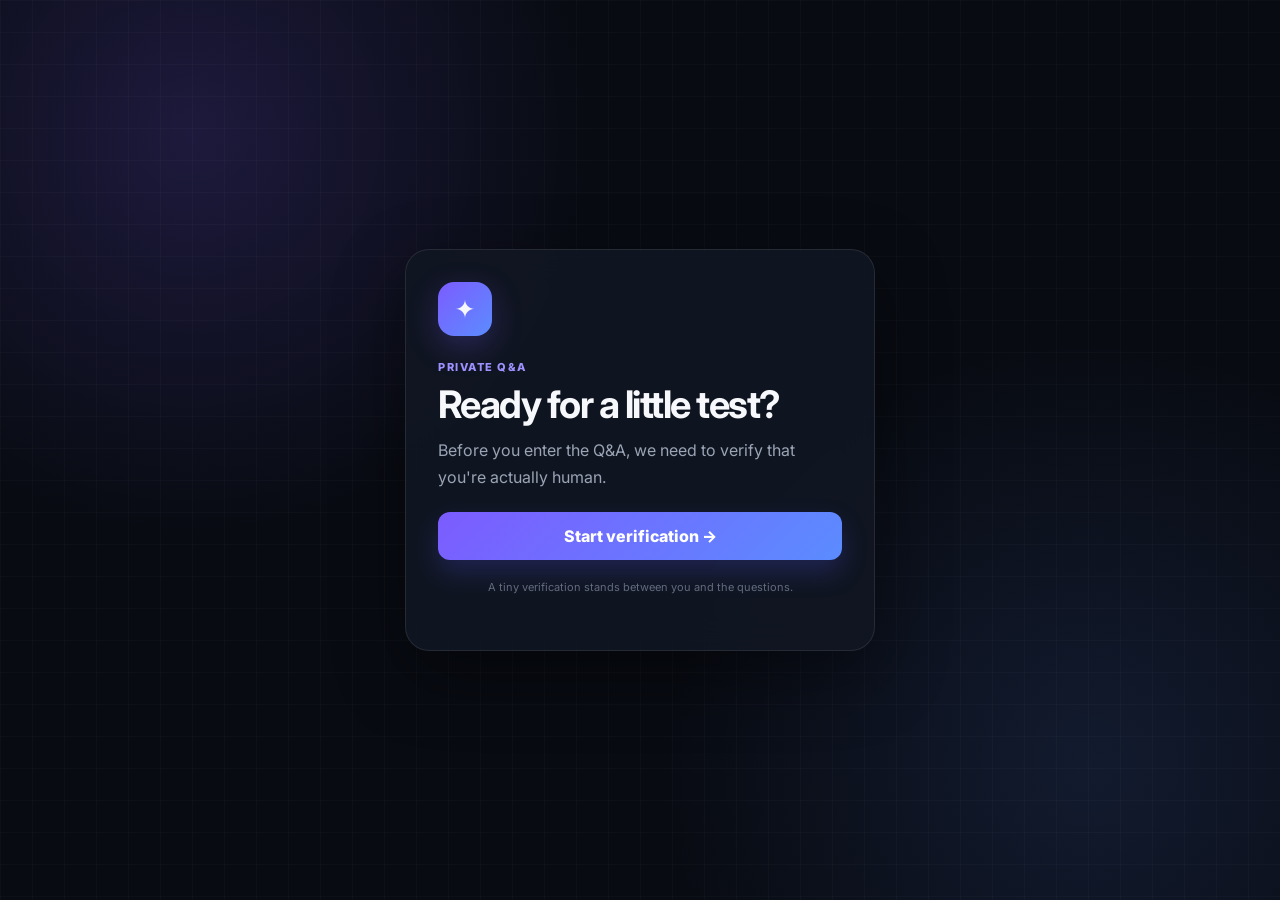
<file: index.html>
<!doctype html>
<html lang="en"><head><meta charset="UTF-8"><meta name="viewport" content="width=device-width,initial-scale=1.0"><title>Private Q&A • Start</title><link rel="stylesheet" href="style.css"></head>
<body><main class="container"><section class="card"><div class="logo">✦</div><p class="eyebrow">Private Q&A</p><h1>Ready for a little test?</h1><p>Before you enter the Q&A, we need to verify that you're actually human.</p><a class="button" href="name.html">Start verification →</a><p class="footer">A tiny verification stands between you and the questions.</p></section></main></body></html>
</file>
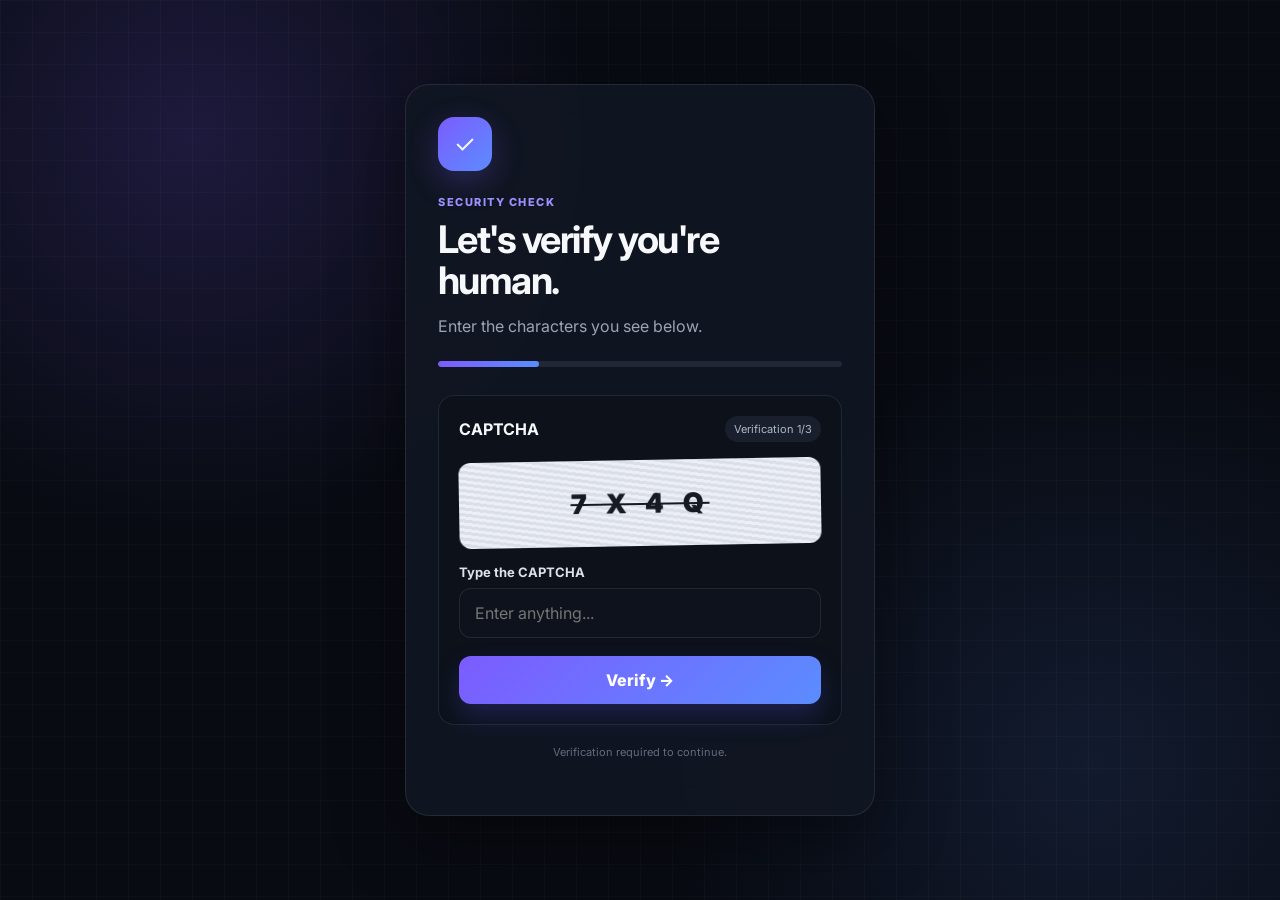
<file: captcha1.html>
<!doctype html><html lang="en"><head><meta charset="UTF-8"><meta name="viewport" content="width=device-width,initial-scale=1.0"><title>Verification 1</title><link rel="stylesheet" href="style.css"></head><body><main class="container"><section class="card"><div class="logo">✓</div><p class="eyebrow">Security check</p><h1>Let's verify you're human.</h1><p>Enter the characters you see below.</p><div class="progress"><span style="width:25%"></span></div><form action="captcha1-failed.html" method="get"><div class="captcha"><div class="captcha-head"><strong>CAPTCHA</strong><span class="captcha-badge">Verification 1/3</span></div><div class="captcha-box">7 X 4 Q</div><label for="captcha1">Type the CAPTCHA</label><input id="captcha1" name="captcha" type="text" placeholder="Enter anything..." required autocomplete="off"><button type="submit">Verify →</button></div></form><p class="footer">Verification required to continue.</p></section></main></body></html>
</file>
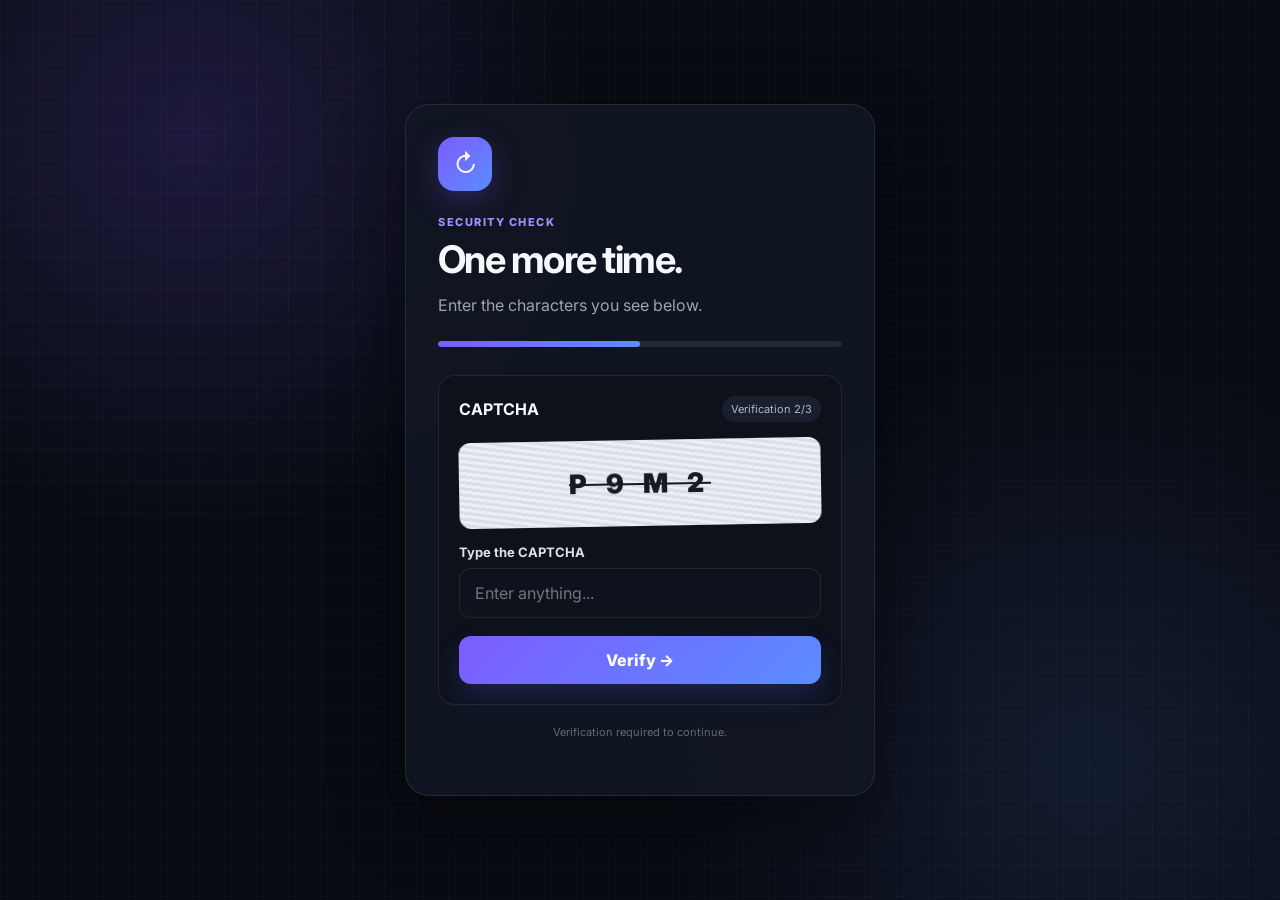
<file: captcha2.html>
<!doctype html><html lang="en"><head><meta charset="UTF-8"><meta name="viewport" content="width=device-width,initial-scale=1.0"><title>Verification 2</title><link rel="stylesheet" href="style.css"></head><body><main class="container"><section class="card"><div class="logo">↻</div><p class="eyebrow">Security check</p><h1>One more time.</h1><p>Enter the characters you see below.</p><div class="progress"><span style="width:50%"></span></div><form action="captcha2-failed.html" method="get"><div class="captcha"><div class="captcha-head"><strong>CAPTCHA</strong><span class="captcha-badge">Verification 2/3</span></div><div class="captcha-box">P 9 M 2</div><label for="captcha2">Type the CAPTCHA</label><input id="captcha2" name="captcha" type="text" placeholder="Enter anything..." required autocomplete="off"><button type="submit">Verify →</button></div></form><p class="footer">Verification required to continue.</p></section></main></body></html>
</file>
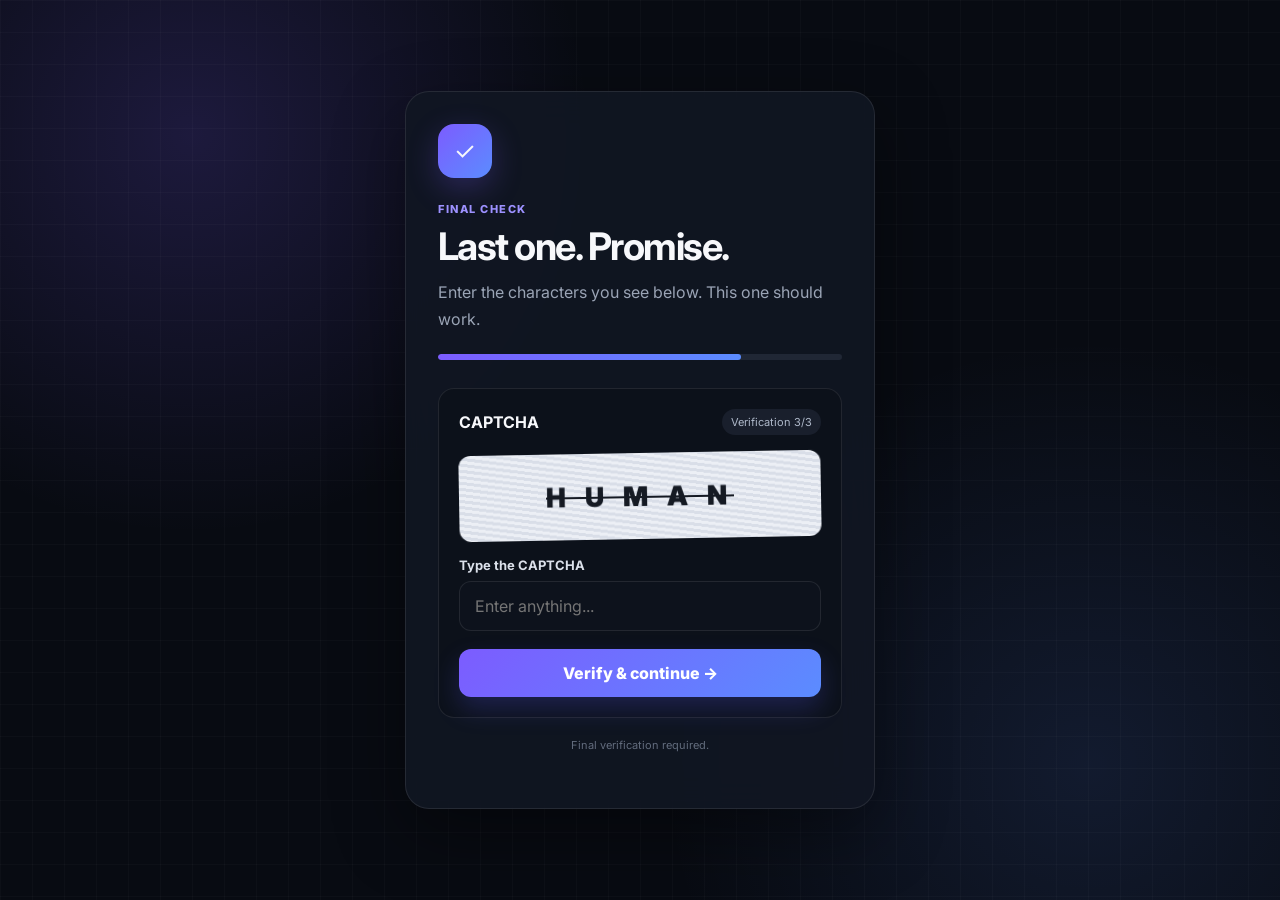
<file: captcha3.html>
<!doctype html><html lang="en"><head><meta charset="UTF-8"><meta name="viewport" content="width=device-width,initial-scale=1.0"><title>Final Verification</title><link rel="stylesheet" href="style.css"></head><body><main class="container"><section class="card"><div class="logo">✓</div><p class="eyebrow">Final check</p><h1>Last one. Promise.</h1><p>Enter the characters you see below. This one should work.</p><div class="progress"><span style="width:75%"></span></div><form action="surprise.html" method="get"><div class="captcha"><div class="captcha-head"><strong>CAPTCHA</strong><span class="captcha-badge">Verification 3/3</span></div><div class="captcha-box">H U M A N</div><label for="captcha3">Type the CAPTCHA</label><input id="captcha3" name="captcha" type="text" placeholder="Enter anything..." required autocomplete="off"><button type="submit">Verify &amp; continue →</button></div></form><p class="footer">Final verification required.</p></section></main></body></html>
</file>
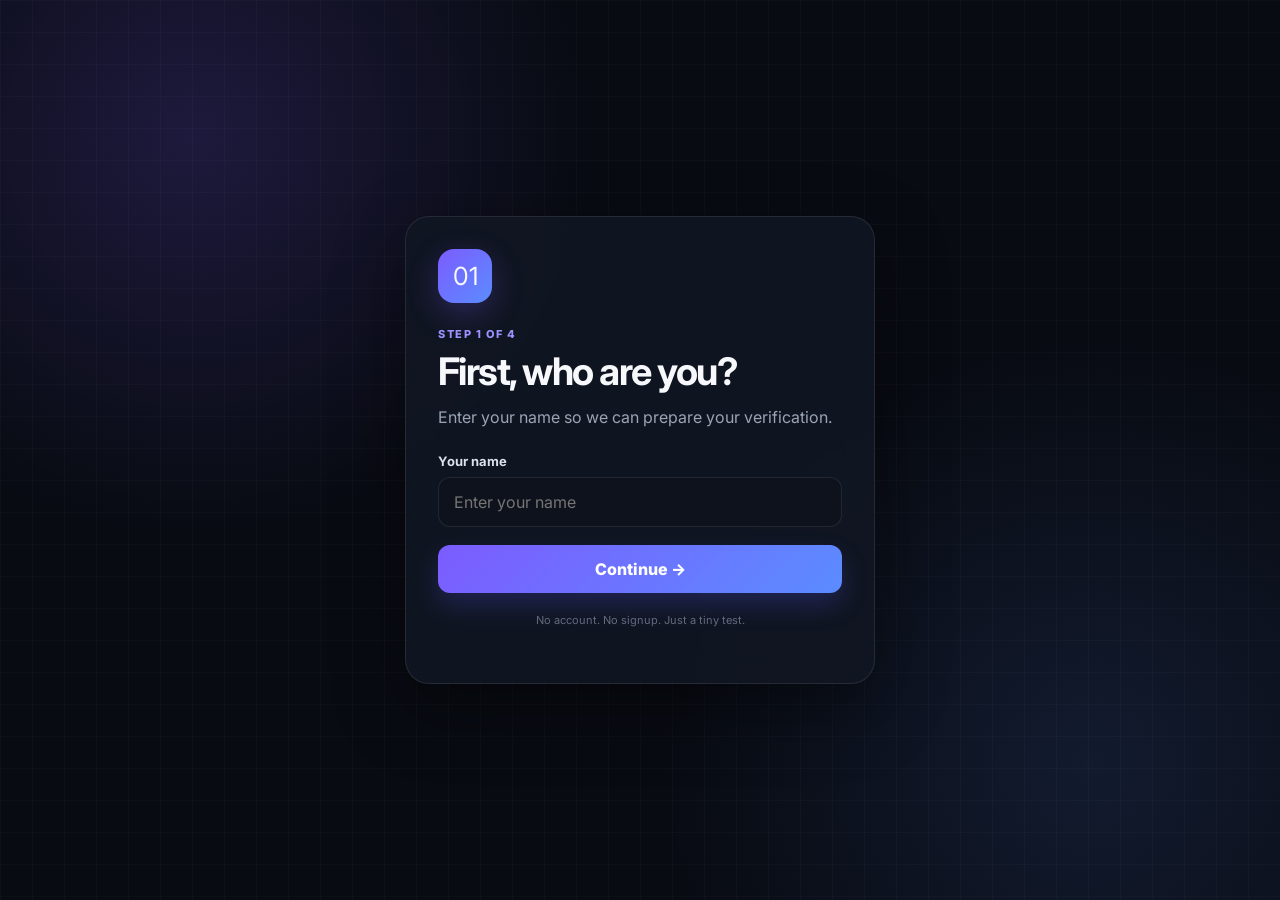
<file: name.html>
<!doctype html><html lang="en"><head><meta charset="UTF-8"><meta name="viewport" content="width=device-width,initial-scale=1.0"><title>Enter Name</title><link rel="stylesheet" href="style.css"></head><body><main class="container"><section class="card"><div class="logo">01</div><p class="eyebrow">Step 1 of 4</p><h1>First, who are you?</h1><p>Enter your name so we can prepare your verification.</p><form action="captcha1.html" method="get"><label for="name">Your name</label><input id="name" name="name" type="text" placeholder="Enter your name" required autocomplete="name"><button type="submit">Continue →</button></form><p class="footer">No account. No signup. Just a tiny test.</p></section></main></body></html>
</file>
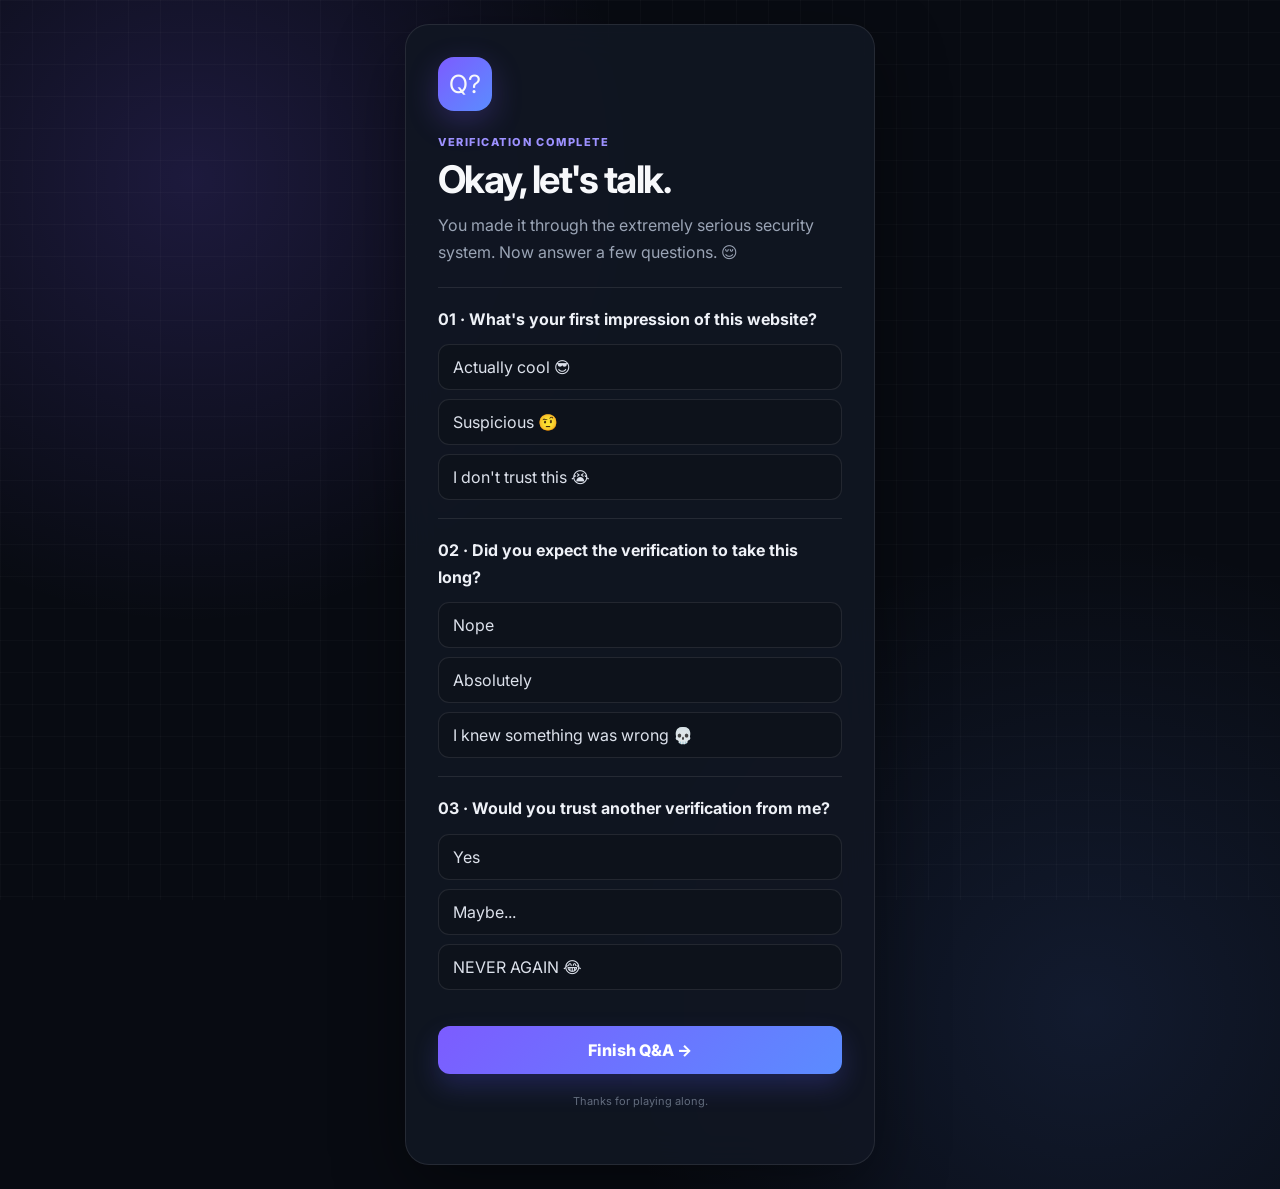
<file: qa.html>
<!doctype html><html lang="en"><head><meta charset="UTF-8"><meta name="viewport" content="width=device-width,initial-scale=1.0"><title>Q&A</title><link rel="stylesheet" href="style.css"></head><body><main class="container"><section class="card"><div class="logo">Q?</div><p class="eyebrow">Verification complete</p><h1>Okay, let's talk.</h1><p>You made it through the extremely serious security system. Now answer a few questions. 😌</p><div class="question"><p>01 · What's your first impression of this website?</p><div class="options"><a href="#">Actually cool 😎</a><a href="#">Suspicious 🤨</a><a href="#">I don't trust this 😭</a></div></div><div class="question"><p>02 · Did you expect the verification to take this long?</p><div class="options"><a href="#">Nope</a><a href="#">Absolutely</a><a href="#">I knew something was wrong 💀</a></div></div><div class="question"><p>03 · Would you trust another verification from me?</p><div class="options"><a href="#">Yes</a><a href="#">Maybe...</a><a href="#">NEVER AGAIN 😂</a></div></div><a class="button" href="thanks.html">Finish Q&amp;A →</a><p class="footer">Thanks for playing along.</p></section></main></body></html>
</file>
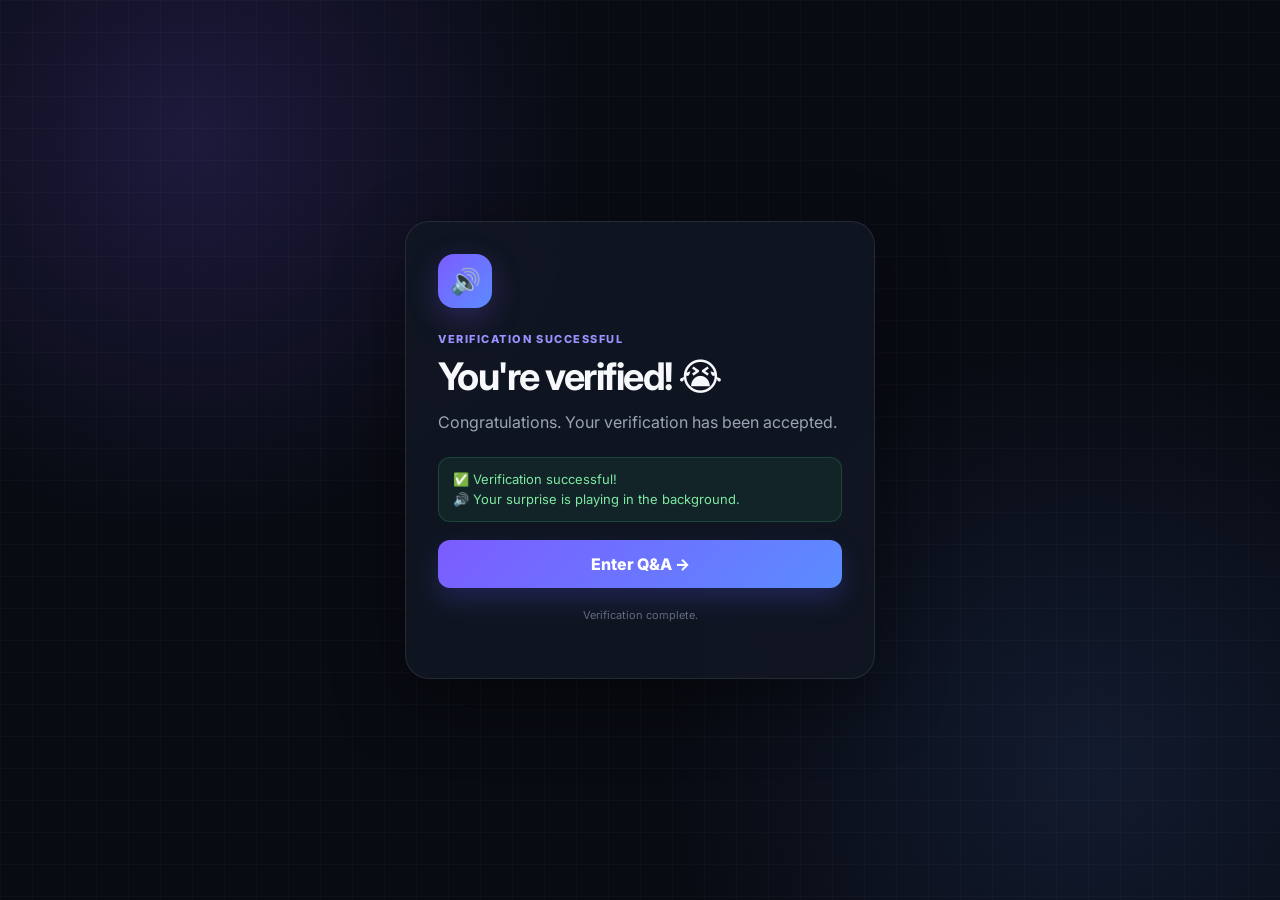
<file: surprise.html>
<!doctype html><html lang="en"><head><meta charset="UTF-8"><meta name="viewport" content="width=device-width,initial-scale=1.0"><title>Verified!</title><link rel="stylesheet" href="style.css"></head><body><audio autoplay loop><source src="https://raw.githubusercontent.com/rojanxgit/Q-A_/main/Comedy.mp3" type="audio/mpeg"></audio><main class="container"><section class="card"><div class="logo">🔊</div><p class="eyebrow">Verification successful</p><h1>You're verified! 😭</h1><p>Congratulations. Your verification has been accepted.</p><div class="notice success">✅ Verification successful!<br>🔊 Your surprise is playing in the background.</div><a class="button" href="qa.html">Enter Q&amp;A →</a><p class="footer">Verification complete.</p></section></main></body></html>
</file>
<file: style.css>
@import url('https://fonts.googleapis.com/css2?family=Inter:wght@400;500;600;700;800&display=swap');
:root{--bg:#080b12;--card:rgba(17,23,35,.9);--line:rgba(255,255,255,.09);--text:#f7f8fb;--muted:#9aa4b5;--accent:#7c5cff;--accent2:#5b8cff;--danger:#ff5d73;--success:#43d17a}
*{box-sizing:border-box}body{margin:0;min-height:100vh;font-family:Inter,system-ui,sans-serif;color:var(--text);background:radial-gradient(circle at 15% 15%,rgba(124,92,255,.18),transparent 30%),radial-gradient(circle at 85% 85%,rgba(91,140,255,.12),transparent 32%),var(--bg);display:grid;place-items:center;padding:24px}body:before{content:"";position:fixed;inset:0;pointer-events:none;background-image:linear-gradient(rgba(255,255,255,.025) 1px,transparent 1px),linear-gradient(90deg,rgba(255,255,255,.025) 1px,transparent 1px);background-size:32px 32px}.container{position:relative;width:min(100%,470px)}.card{background:var(--card);border:1px solid var(--line);border-radius:24px;padding:32px;box-shadow:0 24px 70px rgba(0,0,0,.42);backdrop-filter:blur(18px)}.logo{width:54px;height:54px;border-radius:16px;display:grid;place-items:center;background:linear-gradient(135deg,var(--accent),var(--accent2));font-size:25px;margin-bottom:22px;box-shadow:0 10px 30px rgba(124,92,255,.25)}.eyebrow{text-transform:uppercase;letter-spacing:.14em;font-size:11px;font-weight:800;color:#9d91ff;margin:0 0 8px}h1{font-size:clamp(28px,7vw,38px);line-height:1.08;margin:0 0 12px;letter-spacing:-.04em}h2{margin:0 0 10px;font-size:25px}p{color:var(--muted);line-height:1.65;margin:0 0 22px}.progress{height:6px;background:#202735;border-radius:99px;overflow:hidden;margin-bottom:28px}.progress span{display:block;height:100%;background:linear-gradient(90deg,var(--accent),var(--accent2));border-radius:inherit}label{display:block;font-size:13px;font-weight:700;margin:18px 0 8px;color:#dce1eb}input[type=text]{width:100%;padding:14px 15px;border:1px solid var(--line);outline:none;border-radius:12px;background:#0d121c;color:var(--text);font:inherit}input[type=text]:focus{border-color:var(--accent);box-shadow:0 0 0 3px rgba(124,92,255,.13)}button,.button{display:block;width:100%;border:0;border-radius:12px;padding:14px 18px;margin-top:18px;background:linear-gradient(135deg,var(--accent),var(--accent2));color:white;font:inherit;font-weight:800;text-align:center;text-decoration:none;cursor:pointer;transition:transform .18s,filter .18s;box-shadow:0 12px 26px rgba(91,92,255,.22)}button:hover,.button:hover{transform:translateY(-2px);filter:brightness(1.08)}.secondary{background:#171d29;box-shadow:none;border:1px solid var(--line)}.captcha{border:1px solid var(--line);border-radius:16px;padding:20px;background:#0c111a;margin-top:20px}.captcha-head{display:flex;justify-content:space-between;align-items:center;margin-bottom:18px}.captcha-badge{font-size:11px;padding:6px 9px;border-radius:99px;background:#191f2c;color:#aeb8c9}.captcha-box{height:86px;border-radius:12px;background:repeating-linear-gradient(8deg,#eceff5 0,#eceff5 3px,#d9dee8 3px,#d9dee8 6px);display:grid;place-items:center;color:#151a23;font-weight:900;font-size:27px;letter-spacing:7px;text-decoration:line-through;transform:rotate(-1deg);user-select:none}.captcha-check{display:flex;align-items:center;gap:10px;color:#c8cfda;font-size:13px;margin-top:16px}.captcha-check input{width:18px;height:18px;accent-color:var(--accent)}.notice{border-radius:12px;padding:12px 14px;font-size:13px;line-height:1.5;margin-top:16px}.error{background:rgba(255,93,115,.08);border:1px solid rgba(255,93,115,.2);color:#ff9bab}.success{background:rgba(67,209,122,.08);border:1px solid rgba(67,209,122,.2);color:#7ee9a2}.footer{text-align:center;margin-top:18px;font-size:11px;color:#626c7d}.question{padding:18px 0;border-top:1px solid var(--line)}.question:first-of-type{border-top:0}.question p{font-weight:700;color:#eef1f7;margin-bottom:12px}.options{display:grid;gap:9px}.options a{padding:12px 14px;border:1px solid var(--line);border-radius:11px;color:#dce1eb;text-decoration:none;background:#0d121b;transition:.18s}.options a:hover{border-color:rgba(124,92,255,.5);transform:translateX(3px)}@media(max-width:520px){body{padding:14px}.card{padding:24px;border-radius:20px}.logo{width:48px;height:48px;border-radius:14px}h1{font-size:30px}}
</file>
